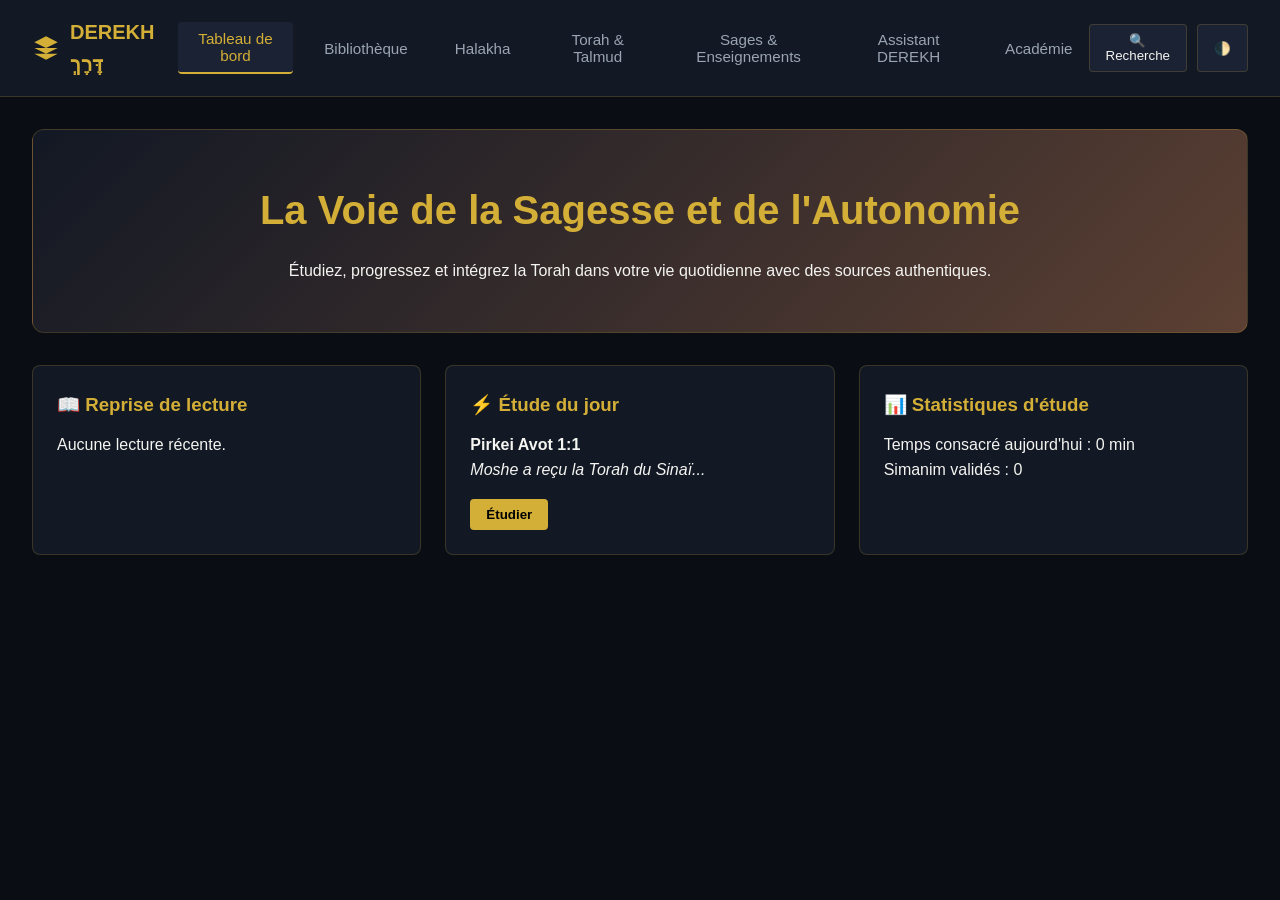
<file: index.html>
<!DOCTYPE html>
<html lang="fr" dir="ltr">
<head>
    <meta charset="UTF-8">
    <meta name="viewport" content="width=device-width, initial-scale=1.0">
    <title>DEREKH (דֶּרֶךְ) — Plateforme Documentaire Juive Intelligente</title>
    <link rel="stylesheet" href="style.css">
    <link rel="icon" type="image/svg+xml" href="favicon.svg">
</head>
<body>
    <div id="app-container">
        <!-- Barre de navigation latérale / supérieure -->
        <header id="main-header">
            <div class="logo-area">
                <svg class="logo-svg" viewBox="0 0 24 24" width="32" height="32"><path fill="currentColor" d="M12 2L2 7l10 5 10-5-10-5zM2 17l10 5 10-5M2 12l10 5 10-5"/></svg>
                <span class="brand-title">DEREKH <heb>דֶּרֶךְ</heb></span>
            </div>
            <nav class="main-nav">
                <button class="nav-btn active" data-view="dashboard">Tableau de bord</button>
                <button class="nav-btn" data-view="library">Bibliothèque</button>
                <button class="nav-btn" data-view="halakha">Halakha</button>
                <button class="nav-btn" data-view="torah">Torah & Talmud</button>
                <button class="nav-btn" data-view="rabbanim">Sages & Enseignements</button>
                <button class="nav-btn" data-view="assistant">Assistant DEREKH</button>
                <button class="nav-btn" data-view="academy">Académie</button>
            </nav>
            <div class="header-actions">
                <button id="search-trigger-btn" title="Recherche globale (Ctrl+K)">🔍 Recherche</button>
                <button id="theme-toggle" title="Mode Nuit / Jour">🌓</button>
            </div>
        </header>

        <!-- Contenu dynamique principal -->
        <main id="main-content">
            <!-- Vue par défaut : Dashboard -->
            <section id="view-dashboard" class="view-section active">
                <div class="hero-banner">
                    <h1>La Voie de la Sagesse et de l'Autonomie</h1>
                    <p>Étudiez, progressez et intégrez la Torah dans votre vie quotidienne avec des sources authentiques.</p>
                </div>
                <div class="dashboard-grid">
                    <div class="card">
                        <h3>📖 Reprise de lecture</h3>
                        <div id="last-read-container">Aucune lecture récente.</div>
                    </div>
                    <div class="card">
                        <h3>⚡ Étude du jour</h3>
                        <p><strong>Pirkei Avot 1:1</strong><br><em>Moshe a reçu la Torah du Sinaï...</em></p>
                        <button class="btn-primary" onclick="App.openReader('Pirkei_Avot.1.1')">Étudier</button>
                    </div>
                    <div class="card">
                        <h3>📊 Statistiques d'étude</h3>
                        <p>Temps consacré aujourd'hui : <span id="study-time">0 min</span></p>
                        <p>Simanim validés : <span id="simanim-count">0</span></p>
                    </div>
                </div>
            </section>

            <!-- Vue Bibliothèque & Halakha & Torah -->
            <section id="view-library" class="view-section">
                <div class="library-header">
                    <h2>Bibliothèque Documentaire Centralisée</h2>
                    <div class="filter-bar">
                        <select id="lib-source-select">
                            <option value="sefaria">Source principale : Sefaria API</option>
                            <option value="archive">Internet Archive (Métadonnées)</option>
                        </select>
                        <input type="text" id="lib-search-input" placeholder="Filtrer les ouvrages...">
                    </div>
                </div>
                <div id="catalog-grid" class="catalog-grid">
                    <!-- Rempli dynamiquement par library.js -->
                </div>
            </section>

            <!-- Vue Halakha spécifique (Choulhan Aroukh) -->
            <section id="view-halakha" class="view-section">
                <h2>Bibliothèque de Halakha & Choulhan Aroukh</h2>
                <div class="halakha-navigator">
                    <div class="helix-sidebar">
                        <h3>Parties du Choulhan Aroukh</h3>
                        <ul class="halakha-parts-list">
                            <li onclick="HalakhaViewer.loadPart('Orach_Chaim')">Ora'h 'Haïm (אורח חיים)</li>
                            <li onclick="HalakhaViewer.loadPart('Yoreh_Deah')">Yoré Déa (יורה דעה)</li>
                            <li onclick="HalakhaViewer.loadPart('Even_HaEzer')">Even HaEzer (אבן העזר)</li>
                            <li onclick="HalakhaViewer.loadPart('Choshen_Mishpat')">Hochen Michpat (חושן משפט)</li>
                        </ul>
                    </div>
                    <div class="helix-content" id="halakha-content-area">
                        <p>Sélectionnez une partie pour explorer les Simanim et Seïfim via l'API Sefaria.</p>
                    </div>
                </div>
            </section>

            <!-- Vue Sages -->
            <section id="view-rabbanim" class="view-section">
                <h2>Les Sages et leurs Enseignements</h2>
                <div id="rabbanim-grid" class="rabbanim-grid"></div>
            </section>

            <!-- Vue Assistant -->
            <section id="view-assistant" class="view-section">
                <h2>Assistant Documentaire DEREKH</h2>
                <div class="assistant-box">
                    <div id="chat-history" class="chat-history">
                        <div class="chat-message system">Shalom. Posez une question sur un texte, une loi (ex: Choulhan Aroukh Orach Chaim 1) ou un sujet halakhique. L'assistant s'appuie sur les sources documentaires vérifiées.</div>
                    </div>
                    <div class="chat-input-bar">
                        <input type="text" id="chat-input" placeholder="Ex : Que dit le Choulhan Aroukh sur la préparation de Shabbat ?">
                        <button id="chat-send-btn" onclick="Assistant.send()">Interroger</button>
                    </div>
                </div>
            </section>

            <!-- Vue Académie & Autres -->
            <section id="view-academy" class="view-section">
                <h2>Académie d'Études et Maîtrise de Soi</h2>
                <p>Programmes structurés pour l'autonomie intellectuelle, spirituelle et professionnelle.</p>
            </section>
        </main>

        <!-- Lecteur Universel Modal / Panneau -->
        <div id="universal-reader-modal" class="reader-modal hidden">
            <div class="reader-header">
                <span id="reader-title-display">Titre de l'ouvrage</span>
                <div class="reader-controls-bar">
                    <button onclick="Reader.toggleBilingual()">Mode Bilingue</button>
                    <button onclick="Reader.adjustFont(1)">A+</button>
                    <button onclick="Reader.adjustFont(-1)">A-</button>
                    <button onclick="Reader.close()">✕ Fermer</button>
                </div>
            </div>
            <div class="reader-body" id="reader-text-container">
                <!-- Texte chargé dynamiquement -->
            </div>
        </div>
    </div>

    <!-- Scripts modulaires -->
    <script src="data.js"></script>
    <script src="library.js"></script>
    <script src="reader.js"></script>
    <script src="halakha.js"></script>
    <script src="rabbanim.js"></script>
    <script src="assistant.js"></script>
    <script src="dashboard.js"></script>
    <script src="app.js"></script>
</body>
</html>
</file>
<file: style.css>
:root {
    --bg-deep: #0a0d14;
    --bg-card: #121824;
    --bg-elevated: #1a2233;
    --text-ivory: #f4f4f0;
    --text-muted: #9aa4b2;
    --gold-primary: #d4af37;
    --gold-light: #f3e5ab;
    --leather-brown: #5c4033;
    --leather-accent: #8b5a2b;
    --accent-blue: #3b82f6;
    --border-color: rgba(212, 175, 55, 0.2);
    --transition-smooth: all 0.3s cubic-bezier(0.4, 0, 0.2, 1);
}

* {
    box-sizing: border-box;
    margin: 0;
    padding: 0;
}

body {
    background-color: var(--bg-deep);
    color: var(--text-ivory);
    font-family: -apple-system, BlinkMacSystemFont, "Segoe UI", Roboto, Helvetica, Arial, sans-serif;
    line-height: 1.6;
    overflow-x: hidden;
}

heb {
    font-family: "Ezra SIL", "SBL Hebrew", David, serif;
    direction: rtl;
}

#app-container {
    display: flex;
    flex-direction: column;
    min-height: 100vh;
}

#main-header {
    display: flex;
    justify-content: space-between;
    align-items: center;
    background-color: var(--bg-card);
    border-bottom: 1px solid var(--border-color);
    padding: 1rem 2rem;
    position: sticky;
    top: 0;
    z-index: 100;
}

.logo-area {
    display: flex;
    align-items: center;
    gap: 10px;
    font-weight: bold;
    font-size: 1.25rem;
    color: var(--gold-primary);
}

.main-nav {
    display: flex;
    gap: 15px;
}

.nav-btn {
    background: transparent;
    border: none;
    color: var(--text-muted);
    font-size: 0.95rem;
    cursor: pointer;
    padding: 0.5rem 1rem;
    border-radius: 4px;
    transition: var(--transition-smooth);
}

.nav-btn:hover, .nav-btn.active {
    color: var(--gold-primary);
    background-color: var(--bg-elevated);
    border-bottom: 2px solid var(--gold-primary);
}

.header-actions {
    display: flex;
    gap: 10px;
}

.header-actions button {
    background: var(--bg-elevated);
    border: 1px solid var(--border-color);
    color: var(--text-ivory);
    padding: 0.5rem 1rem;
    border-radius: 4px;
    cursor: pointer;
}

#main-content {
    flex: 1;
    padding: 2rem;
    max-width: 1400px;
    margin: 0 auto;
    width: 100%;
}

.view-section {
    display: none;
}

.view-section.active {
    display: block;
    animation: fadeIn 0.4s ease-in-out;
}

@keyframes fadeIn {
    from { opacity: 0; transform: translateY(6px); }
    to { opacity: 1; transform: translateY(0); }
}

.hero-banner {
    background: linear-gradient(135deg, var(--bg-card), var(--leather-brown));
    border: 1px solid var(--border-color);
    padding: 3rem;
    border-radius: 12px;
    margin-bottom: 2rem;
    text-align: center;
}

.hero-banner h1 {
    color: var(--gold-primary);
    margin-bottom: 1rem;
    font-size: 2.5rem;
}

.dashboard-grid, .catalog-grid, .rabbanim-grid {
    display: grid;
    grid-template-columns: repeat(auto-fit, minmax(300px, 1fr));
    gap: 1.5rem;
}

.card {
    background-color: var(--bg-card);
    border: 1px solid var(--border-color);
    border-radius: 8px;
    padding: 1.5rem;
    transition: var(--transition-smooth);
}

.card:hover {
    border-color: var(--gold-primary);
    transform: translateY(-2px);
}

.card h3 {
    color: var(--gold-primary);
    margin-bottom: 0.75rem;
}

.btn-primary {
    background-color: var(--gold-primary);
    color: #000;
    font-weight: bold;
    border: none;
    padding: 0.5rem 1rem;
    border-radius: 4px;
    cursor: pointer;
    margin-top: 1rem;
}

/* Lecteur universel modal */
.reader-modal {
    position: fixed;
    top: 0; left: 0; width: 100%; height: 100%;
    background-color: rgba(10, 13, 20, 0.95);
    z-index: 1000;
    display: flex;
    flex-direction: column;
    padding: 2rem;
}

.reader-modal.hidden {
    display: none;
}

.reader-header {
    display: flex;
    justify-content: space-between;
    align-items: center;
    border-bottom: 1px solid var(--border-color);
    padding-bottom: 1rem;
    margin-bottom: 1rem;
}

.reader-body {
    flex: 1;
    overflow-y: auto;
    font-size: 1.2rem;
    line-height: 1.8;
    max-width: 900px;
    margin: 0 auto;
    width: 100%;
}

.hebrew-text {
    direction: rtl;
    text-align: right;
    font-family: "Ezra SIL", serif;
    color: var(--gold-light);
    margin-bottom: 1rem;
}

/* Halakha Navigator */
.halakha-navigator {
    display: grid;
    grid-template-columns: 280px 1fr;
    gap: 1.5rem;
    background: var(--bg-card);
    border: 1px solid var(--border-color);
    border-radius: 8px;
    padding: 1.5rem;
    min-height: 500px;
}

.helix-sidebar ul {
    list-style: none;
    margin-top: 1rem;
}

.helix-sidebar li {
    padding: 0.75rem;
    cursor: pointer;
    border-radius: 4px;
    margin-bottom: 0.5rem;
    background: var(--bg-elevated);
    border: 1px solid transparent;
}

.helix-sidebar li:hover {
    border-color: var(--gold-primary);
    color: var(--gold-primary);
}

/* Assistant Chat */
.assistant-box {
    display: flex;
    flex-direction: column;
    height: 70vh;
    background: var(--bg-card);
    border: 1px solid var(--border-color);
    border-radius: 8px;
    overflow: hidden;
}

.chat-history {
    flex: 1;
    padding: 1.5rem;
    overflow-y: auto;
    display: flex;
    flex-direction: column;
    gap: 1rem;
}

.chat-message {
    padding: 1rem;
    border-radius: 6px;
    max-width: 80%;
}

.chat-message.system {
    background: var(--bg-elevated);
    border-left: 3px solid var(--gold-primary);
    align-self: flex-start;
}

.chat-message.user {
    background: var(--leather-brown);
    align-self: flex-end;
}

.chat-input-bar {
    display: flex;
    padding: 1rem;
    background: var(--bg-elevated);
    border-top: 1px solid var(--border-color);
}

.chat-input-bar input {
    flex: 1;
    background: var(--bg-deep);
    border: 1px solid var(--border-color);
    color: var(--text-ivory);
    padding: 0.75rem;
    border-radius: 4px;
    margin-right: 10px;
}

.chat-input-bar button {
    background: var(--gold-primary);
    border: none;
    padding: 0 1.5rem;
    font-weight: bold;
    border-radius: 4px;
    cursor: pointer;
}

@media(max-width: 768px) {
    .main-nav { display: none; }
    .halakha-navigator { grid-template-columns: 1fr; }
}
</file>
